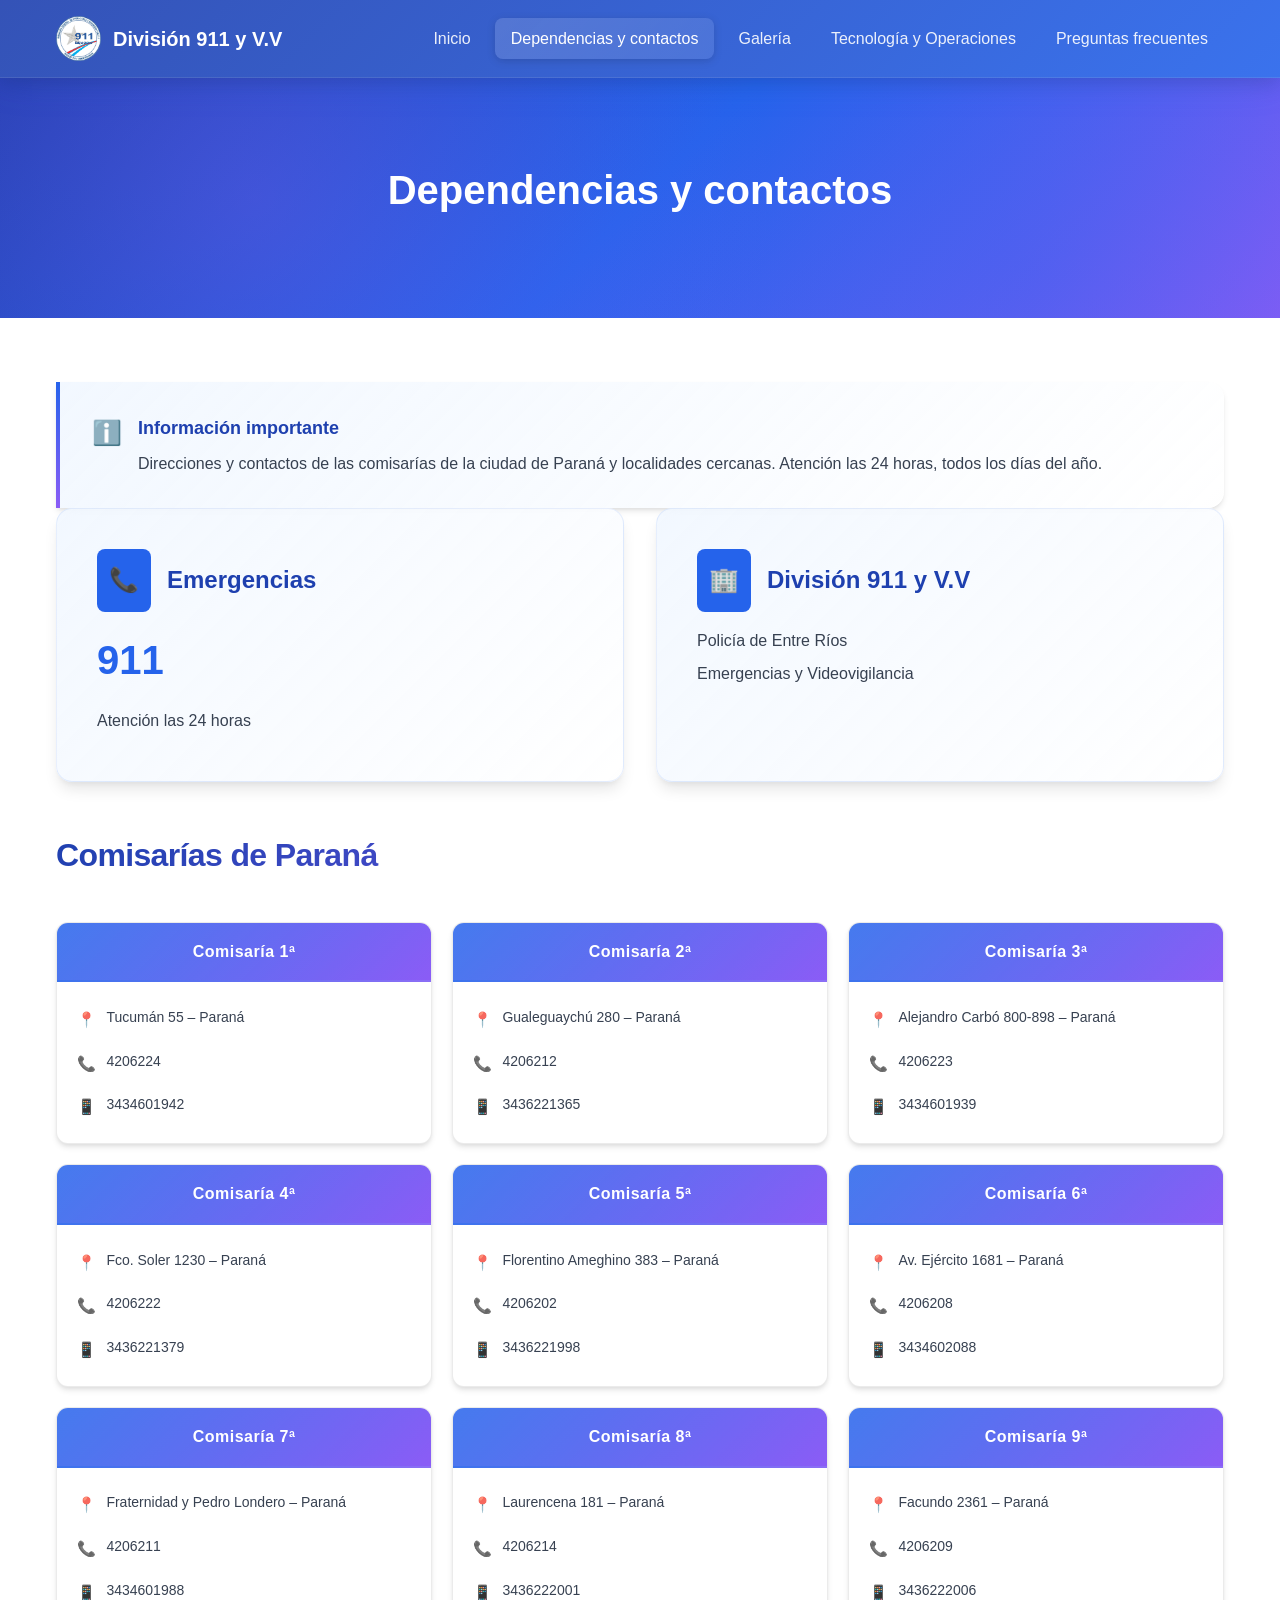
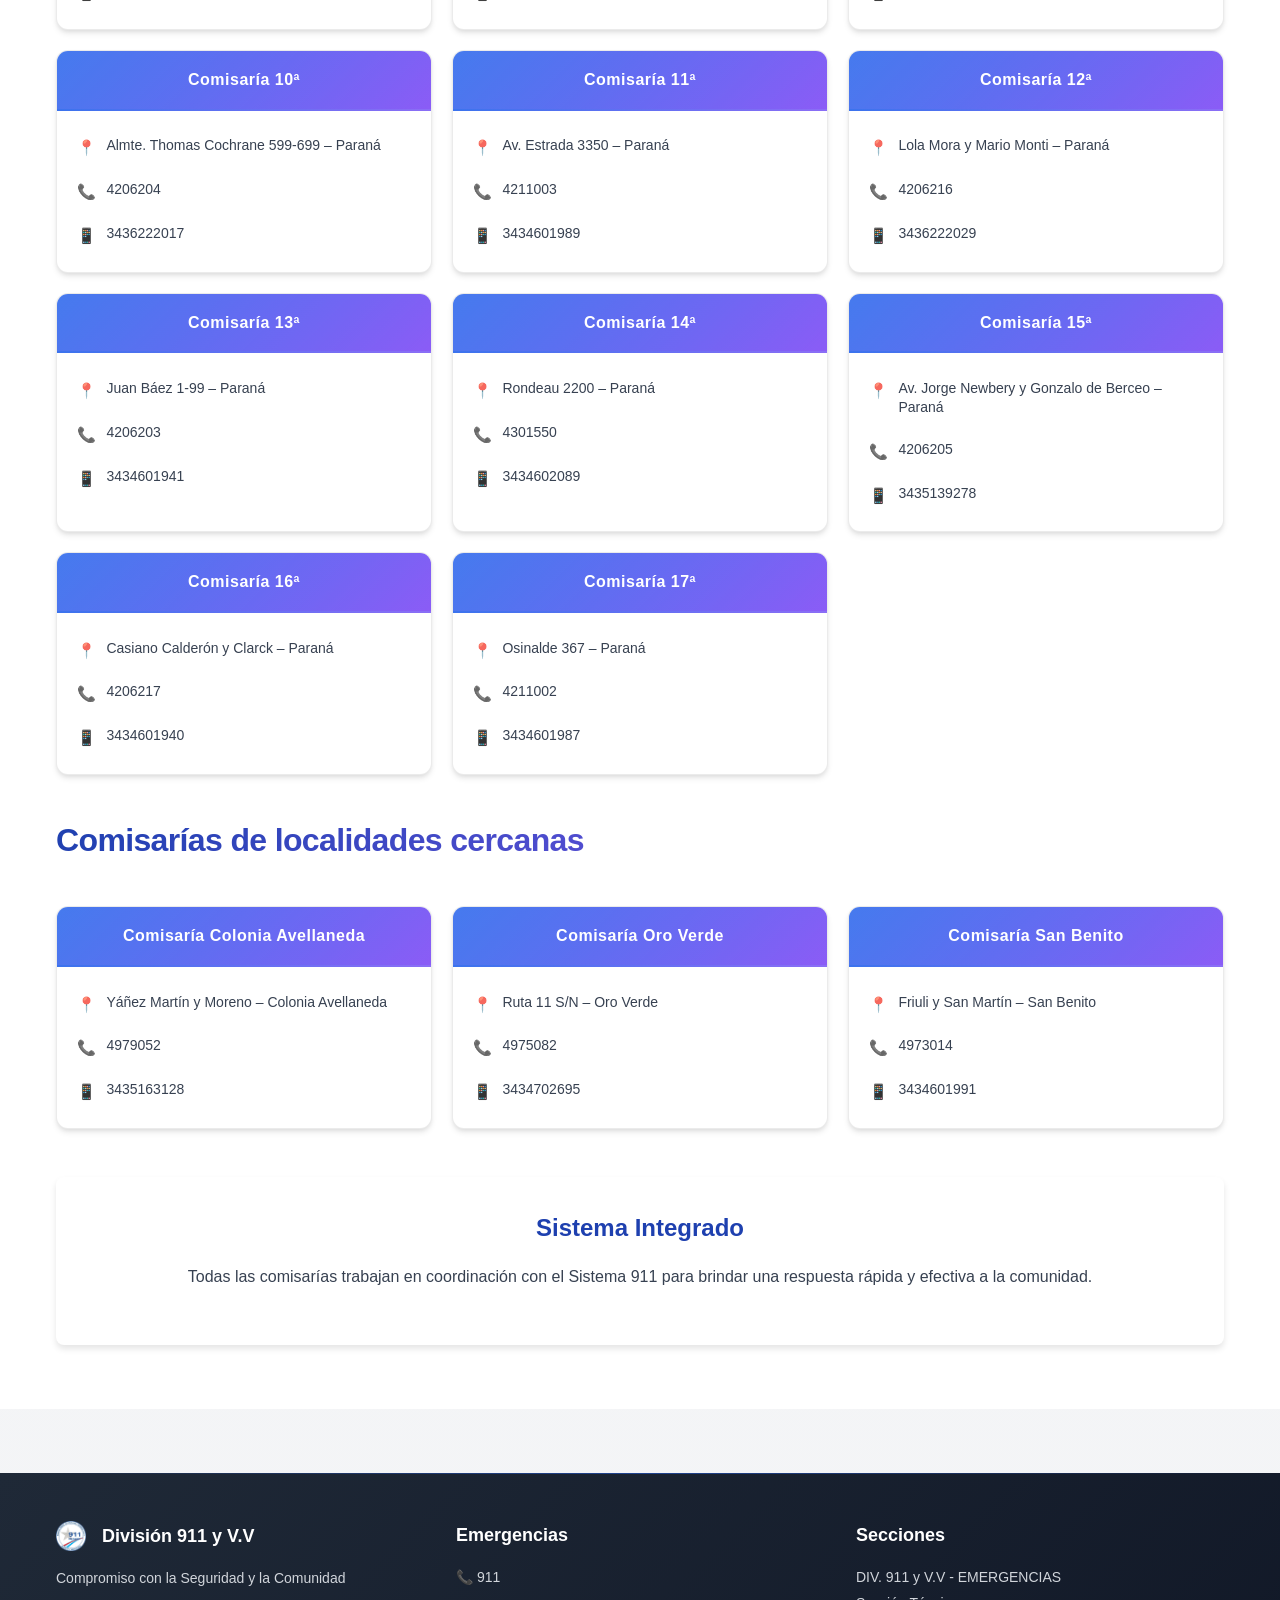
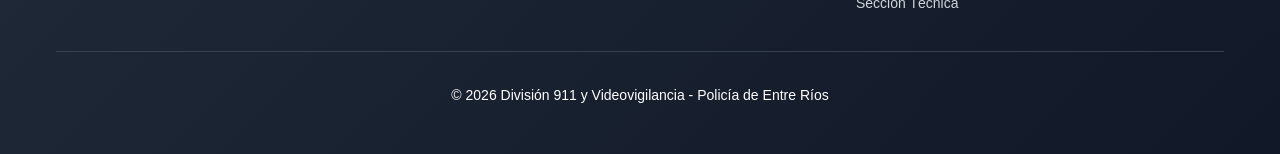
<file: dependencias.html>
<!DOCTYPE html>
<html lang="es">
<head>
    <meta charset="UTF-8">
    <meta name="viewport" content="width=device-width, initial-scale=1.0">
    <meta name="description" content="Dependencias y contactos - División 911 y V.V">
    <title>División 911 y V.V - Dependencias y contactos</title>
    <link rel="icon" type="image/png" href="images/logo-911.png">
    <link rel="stylesheet" href="css/styles.css">
    <link rel="stylesheet" href="css/animations.css">
</head>
<body>
    <header id="header"></header>

    <section class="page-hero">
        <div class="container">
            <h1>Dependencias y contactos</h1>
        </div>
    </section>

    <section class="content-section bg-white">
        <div class="container">
            <div class="info-box">
                <div class="info-icon">ℹ️</div>
                <div>
                    <h3>Información importante</h3>
                    <p>Direcciones y contactos de las comisarías de la ciudad de Paraná y localidades cercanas. Atención las 24 horas, todos los días del año.</p>
                </div>
            </div>

            <div class="contact-grid">
                <div class="contact-card emergency">
                    <div class="contact-header">
                        <div class="contact-icon">📞</div>
                        <h2>Emergencias</h2>
                    </div>
                    <p class="emergency-number">911</p>
                    <p class="contact-info">Atención las 24 horas</p>
                </div>

                <div class="contact-card">
                    <div class="contact-header">
                        <div class="contact-icon">🏢</div>
                        <h2>División 911 y V.V</h2>
                    </div>
                    <p class="contact-info">Policía de Entre Ríos</p>
                    <p class="contact-info">Emergencias y Videovigilancia</p>
                </div>
            </div>

            <h2 class="section-title">Comisarías de Paraná</h2>
            <div class="comisarias-grid">
                <div class="comisaria-card">
                    <div class="comisaria-header">
                        <h3>Comisaría 1ª</h3>
                    </div>
                    <div class="comisaria-info">
                        <div class="info-row">
                            <span class="info-icon">📍</span>
                            <span>Tucumán 55 – Paraná</span>
                        </div>
                        <div class="info-row">
                            <span class="info-icon">📞</span>
                            <span>4206224</span>
                        </div>
                        <div class="info-row">
                            <span class="info-icon">📱</span>
                            <span>3434601942</span>
                        </div>
                    </div>
                </div>

                <div class="comisaria-card">
                    <div class="comisaria-header">
                        <h3>Comisaría 2ª</h3>
                    </div>
                    <div class="comisaria-info">
                        <div class="info-row">
                            <span class="info-icon">📍</span>
                            <span>Gualeguaychú 280 – Paraná</span>
                        </div>
                        <div class="info-row">
                            <span class="info-icon">📞</span>
                            <span>4206212</span>
                        </div>
                        <div class="info-row">
                            <span class="info-icon">📱</span>
                            <span>3436221365</span>
                        </div>
                    </div>
                </div>

                <div class="comisaria-card">
                    <div class="comisaria-header">
                        <h3>Comisaría 3ª</h3>
                    </div>
                    <div class="comisaria-info">
                        <div class="info-row">
                            <span class="info-icon">📍</span>
                            <span>Alejandro Carbó 800-898 – Paraná</span>
                        </div>
                        <div class="info-row">
                            <span class="info-icon">📞</span>
                            <span>4206223</span>
                        </div>
                        <div class="info-row">
                            <span class="info-icon">📱</span>
                            <span>3434601939</span>
                        </div>
                    </div>
                </div>

                <div class="comisaria-card">
                    <div class="comisaria-header">
                        <h3>Comisaría 4ª</h3>
                    </div>
                    <div class="comisaria-info">
                        <div class="info-row">
                            <span class="info-icon">📍</span>
                            <span>Fco. Soler 1230 – Paraná</span>
                        </div>
                        <div class="info-row">
                            <span class="info-icon">📞</span>
                            <span>4206222</span>
                        </div>
                        <div class="info-row">
                            <span class="info-icon">📱</span>
                            <span>3436221379</span>
                        </div>
                    </div>
                </div>

                <div class="comisaria-card">
                    <div class="comisaria-header">
                        <h3>Comisaría 5ª</h3>
                    </div>
                    <div class="comisaria-info">
                        <div class="info-row">
                            <span class="info-icon">📍</span>
                            <span>Florentino Ameghino 383 – Paraná</span>
                        </div>
                        <div class="info-row">
                            <span class="info-icon">📞</span>
                            <span>4206202</span>
                        </div>
                        <div class="info-row">
                            <span class="info-icon">📱</span>
                            <span>3436221998</span>
                        </div>
                    </div>
                </div>

                <div class="comisaria-card">
                    <div class="comisaria-header">
                        <h3>Comisaría 6ª</h3>
                    </div>
                    <div class="comisaria-info">
                        <div class="info-row">
                            <span class="info-icon">📍</span>
                            <span>Av. Ejército 1681 – Paraná</span>
                        </div>
                        <div class="info-row">
                            <span class="info-icon">📞</span>
                            <span>4206208</span>
                        </div>
                        <div class="info-row">
                            <span class="info-icon">📱</span>
                            <span>3434602088</span>
                        </div>
                    </div>
                </div>

                <div class="comisaria-card">
                    <div class="comisaria-header">
                        <h3>Comisaría 7ª</h3>
                    </div>
                    <div class="comisaria-info">
                        <div class="info-row">
                            <span class="info-icon">📍</span>
                            <span>Fraternidad y Pedro Londero – Paraná</span>
                        </div>
                        <div class="info-row">
                            <span class="info-icon">📞</span>
                            <span>4206211</span>
                        </div>
                        <div class="info-row">
                            <span class="info-icon">📱</span>
                            <span>3434601988</span>
                        </div>
                    </div>
                </div>

                <div class="comisaria-card">
                    <div class="comisaria-header">
                        <h3>Comisaría 8ª</h3>
                    </div>
                    <div class="comisaria-info">
                        <div class="info-row">
                            <span class="info-icon">📍</span>
                            <span>Laurencena 181 – Paraná</span>
                        </div>
                        <div class="info-row">
                            <span class="info-icon">📞</span>
                            <span>4206214</span>
                        </div>
                        <div class="info-row">
                            <span class="info-icon">📱</span>
                            <span>3436222001</span>
                        </div>
                    </div>
                </div>

                <div class="comisaria-card">
                    <div class="comisaria-header">
                        <h3>Comisaría 9ª</h3>
                    </div>
                    <div class="comisaria-info">
                        <div class="info-row">
                            <span class="info-icon">📍</span>
                            <span>Facundo 2361 – Paraná</span>
                        </div>
                        <div class="info-row">
                            <span class="info-icon">📞</span>
                            <span>4206209</span>
                        </div>
                        <div class="info-row">
                            <span class="info-icon">📱</span>
                            <span>3436222006</span>
                        </div>
                    </div>
                </div>

                <div class="comisaria-card">
                    <div class="comisaria-header">
                        <h3>Comisaría 10ª</h3>
                    </div>
                    <div class="comisaria-info">
                        <div class="info-row">
                            <span class="info-icon">📍</span>
                            <span>Almte. Thomas Cochrane 599-699 – Paraná</span>
                        </div>
                        <div class="info-row">
                            <span class="info-icon">📞</span>
                            <span>4206204</span>
                        </div>
                        <div class="info-row">
                            <span class="info-icon">📱</span>
                            <span>3436222017</span>
                        </div>
                    </div>
                </div>

                <div class="comisaria-card">
                    <div class="comisaria-header">
                        <h3>Comisaría 11ª</h3>
                    </div>
                    <div class="comisaria-info">
                        <div class="info-row">
                            <span class="info-icon">📍</span>
                            <span>Av. Estrada 3350 – Paraná</span>
                        </div>
                        <div class="info-row">
                            <span class="info-icon">📞</span>
                            <span>4211003</span>
                        </div>
                        <div class="info-row">
                            <span class="info-icon">📱</span>
                            <span>3434601989</span>
                        </div>
                    </div>
                </div>

                <div class="comisaria-card">
                    <div class="comisaria-header">
                        <h3>Comisaría 12ª</h3>
                    </div>
                    <div class="comisaria-info">
                        <div class="info-row">
                            <span class="info-icon">📍</span>
                            <span>Lola Mora y Mario Monti – Paraná</span>
                        </div>
                        <div class="info-row">
                            <span class="info-icon">📞</span>
                            <span>4206216</span>
                        </div>
                        <div class="info-row">
                            <span class="info-icon">📱</span>
                            <span>3436222029</span>
                        </div>
                    </div>
                </div>

                <div class="comisaria-card">
                    <div class="comisaria-header">
                        <h3>Comisaría 13ª</h3>
                    </div>
                    <div class="comisaria-info">
                        <div class="info-row">
                            <span class="info-icon">📍</span>
                            <span>Juan Báez 1-99 – Paraná</span>
                        </div>
                        <div class="info-row">
                            <span class="info-icon">📞</span>
                            <span>4206203</span>
                        </div>
                        <div class="info-row">
                            <span class="info-icon">📱</span>
                            <span>3434601941</span>
                        </div>
                    </div>
                </div>

                <div class="comisaria-card">
                    <div class="comisaria-header">
                        <h3>Comisaría 14ª</h3>
                    </div>
                    <div class="comisaria-info">
                        <div class="info-row">
                            <span class="info-icon">📍</span>
                            <span>Rondeau 2200 – Paraná</span>
                        </div>
                        <div class="info-row">
                            <span class="info-icon">📞</span>
                            <span>4301550</span>
                        </div>
                        <div class="info-row">
                            <span class="info-icon">📱</span>
                            <span>3434602089</span>
                        </div>
                    </div>
                </div>

                <div class="comisaria-card">
                    <div class="comisaria-header">
                        <h3>Comisaría 15ª</h3>
                    </div>
                    <div class="comisaria-info">
                        <div class="info-row">
                            <span class="info-icon">📍</span>
                            <span>Av. Jorge Newbery y Gonzalo de Berceo – Paraná</span>
                        </div>
                        <div class="info-row">
                            <span class="info-icon">📞</span>
                            <span>4206205</span>
                        </div>
                        <div class="info-row">
                            <span class="info-icon">📱</span>
                            <span>3435139278</span>
                        </div>
                    </div>
                </div>

                <div class="comisaria-card">
                    <div class="comisaria-header">
                        <h3>Comisaría 16ª</h3>
                    </div>
                    <div class="comisaria-info">
                        <div class="info-row">
                            <span class="info-icon">📍</span>
                            <span>Casiano Calderón y Clarck – Paraná</span>
                        </div>
                        <div class="info-row">
                            <span class="info-icon">📞</span>
                            <span>4206217</span>
                        </div>
                        <div class="info-row">
                            <span class="info-icon">📱</span>
                            <span>3434601940</span>
                        </div>
                    </div>
                </div>

                <div class="comisaria-card">
                    <div class="comisaria-header">
                        <h3>Comisaría 17ª</h3>
                    </div>
                    <div class="comisaria-info">
                        <div class="info-row">
                            <span class="info-icon">📍</span>
                            <span>Osinalde 367 – Paraná</span>
                        </div>
                        <div class="info-row">
                            <span class="info-icon">📞</span>
                            <span>4211002</span>
                        </div>
                        <div class="info-row">
                            <span class="info-icon">📱</span>
                            <span>3434601987</span>
                        </div>
                    </div>
                </div>
            </div>

            <h2 class="section-title">Comisarías de localidades cercanas</h2>
            <div class="comisarias-grid">
                <div class="comisaria-card">
                    <div class="comisaria-header">
                        <h3>Comisaría Colonia Avellaneda</h3>
                    </div>
                    <div class="comisaria-info">
                        <div class="info-row">
                            <span class="info-icon">📍</span>
                            <span>Yáñez Martín y Moreno – Colonia Avellaneda</span>
                        </div>
                        <div class="info-row">
                            <span class="info-icon">📞</span>
                            <span>4979052</span>
                        </div>
                        <div class="info-row">
                            <span class="info-icon">📱</span>
                            <span>3435163128</span>
                        </div>
                    </div>
                </div>

                <div class="comisaria-card">
                    <div class="comisaria-header">
                        <h3>Comisaría Oro Verde</h3>
                    </div>
                    <div class="comisaria-info">
                        <div class="info-row">
                            <span class="info-icon">📍</span>
                            <span>Ruta 11 S/N – Oro Verde</span>
                        </div>
                        <div class="info-row">
                            <span class="info-icon">📞</span>
                            <span>4975082</span>
                        </div>
                        <div class="info-row">
                            <span class="info-icon">📱</span>
                            <span>3434702695</span>
                        </div>
                    </div>
                </div>

                <div class="comisaria-card">
                    <div class="comisaria-header">
                        <h3>Comisaría San Benito</h3>
                    </div>
                    <div class="comisaria-info">
                        <div class="info-row">
                            <span class="info-icon">📍</span>
                            <span>Friuli y San Martín – San Benito</span>
                        </div>
                        <div class="info-row">
                            <span class="info-icon">📞</span>
                            <span>4973014</span>
                        </div>
                        <div class="info-row">
                            <span class="info-icon">📱</span>
                            <span>3434601991</span>
                        </div>
                    </div>
                </div>
            </div>

            <div class="cta-box">
                <h3>Sistema Integrado</h3>
                <p>Todas las comisarías trabajan en coordinación con el Sistema 911 para brindar una respuesta rápida y efectiva a la comunidad.</p>
            </div>
        </div>
    </section>

    <footer id="footer"></footer>

    <script src="js/main.js"></script>
</body>
</html>
</file>
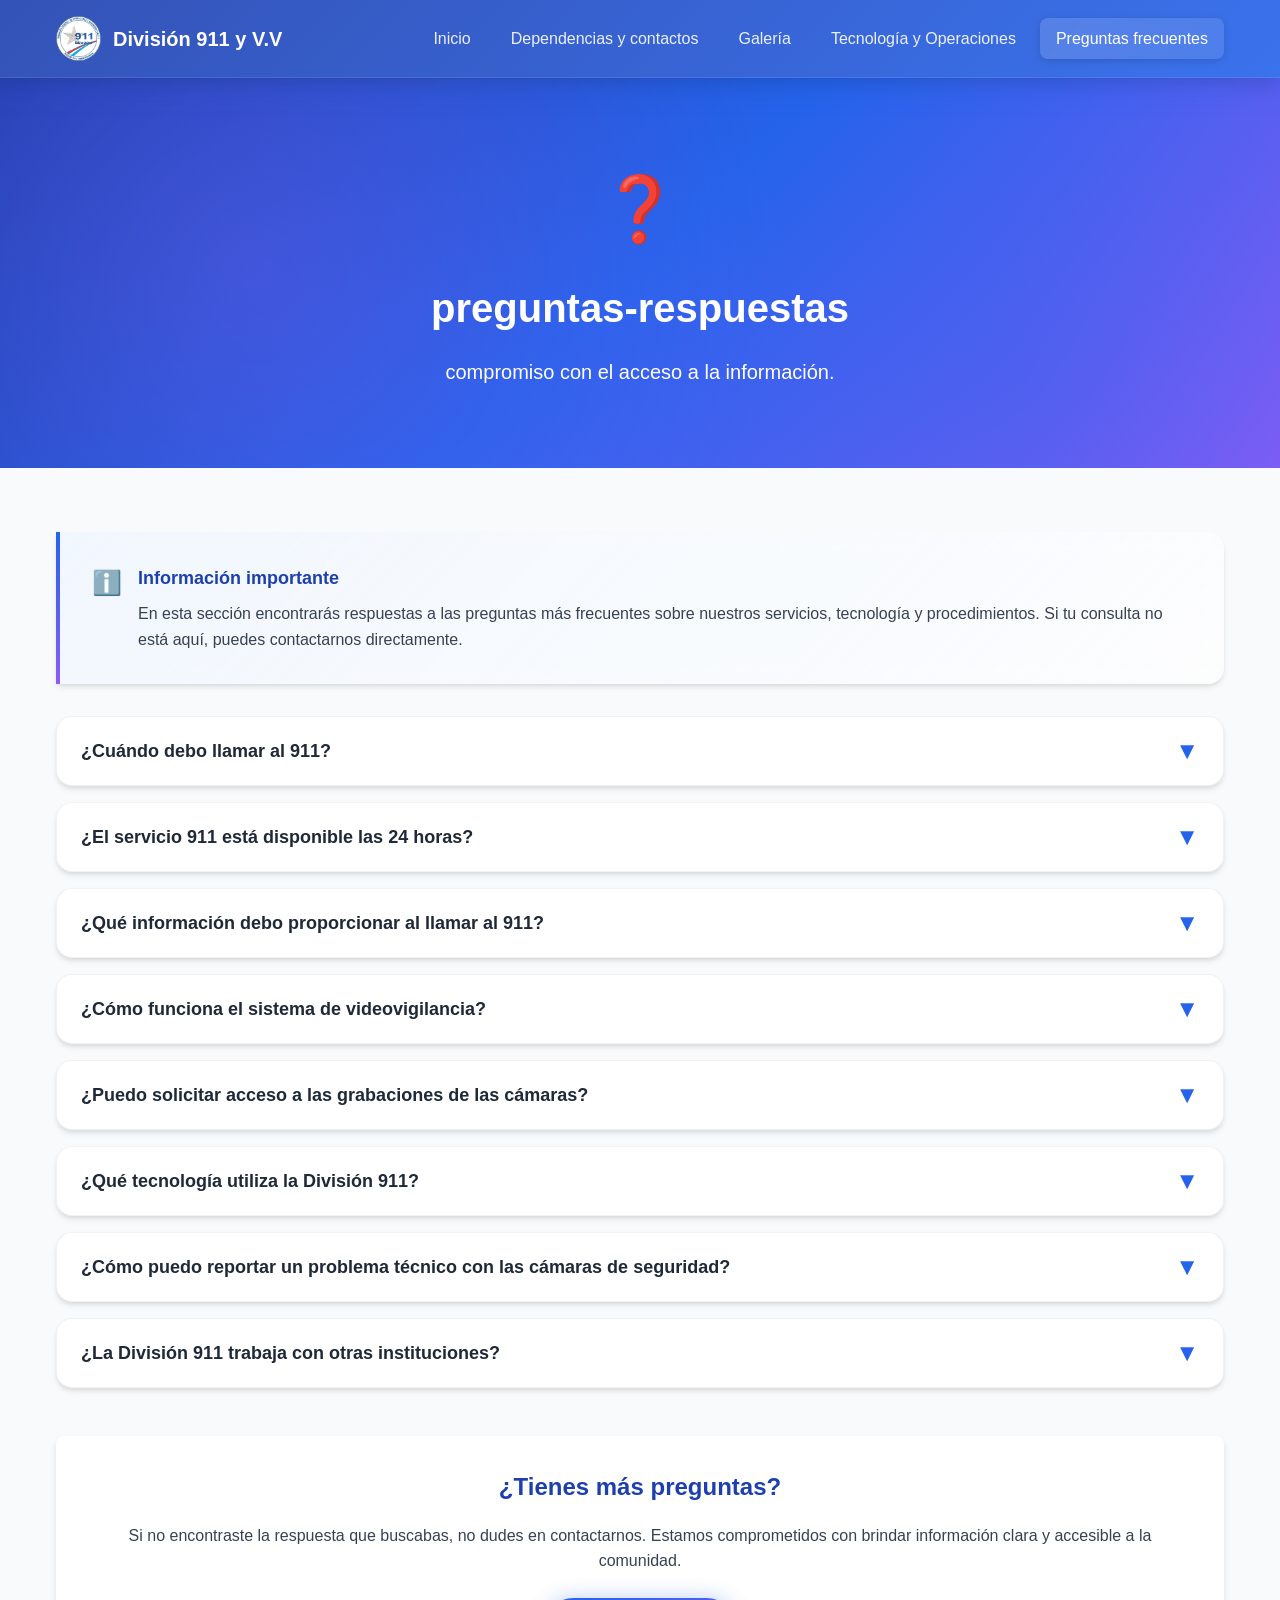
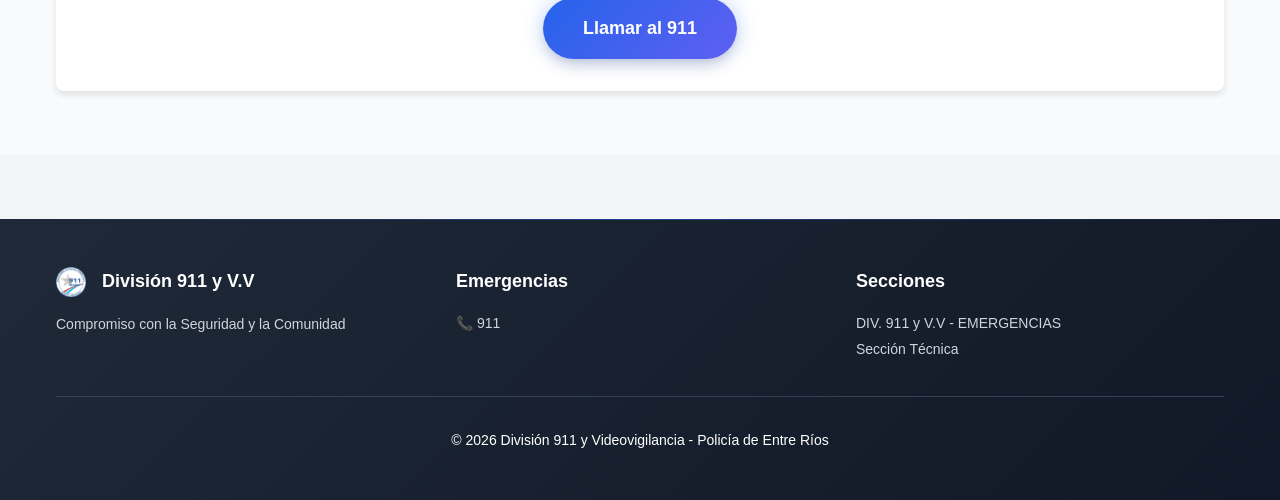
<file: faq.html>
<!DOCTYPE html>
<html lang="es">
<head>
    <meta charset="UTF-8">
    <meta name="viewport" content="width=device-width, initial-scale=1.0">
    <meta name="description" content="Preguntas frecuentes - División 911 y V.V">
    <title>División 911 y V.V - Preguntas frecuentes</title>
    <link rel="icon" type="image/png" href="images/logo-911.png">
    <link rel="stylesheet" href="css/styles.css">
    <link rel="stylesheet" href="css/animations.css">
</head>
<body>
    <header id="header"></header>

    <section class="page-hero">
        <div class="container">
            <div class="hero-icon">❓</div>
            <h1>preguntas-respuestas</h1>
            <p>compromiso con el acceso a la información.</p>
        </div>
    </section>

    <section class="content-section bg-gray">
        <div class="container">
            <div class="info-box">
                <div class="info-icon">ℹ️</div>
                <div>
                    <h3>Información importante</h3>
                    <p>
                        En esta sección encontrarás respuestas a las preguntas más frecuentes sobre nuestros servicios, 
                        tecnología y procedimientos. Si tu consulta no está aquí, puedes contactarnos directamente.
                    </p>
                </div>
            </div>

            <div class="faq-list" id="faqList"></div>

            <div class="cta-box">
                <h3>¿Tienes más preguntas?</h3>
                <p>
                    Si no encontraste la respuesta que buscabas, no dudes en contactarnos. 
                    Estamos comprometidos con brindar información clara y accesible a la comunidad.
                </p>
                <div class="cta-button">Llamar al 911</div>
            </div>
        </div>
    </section>

    <footer id="footer"></footer>

    <script src="js/main.js"></script>
    <script src="js/faq.js"></script>
</body>
</html>
</file>
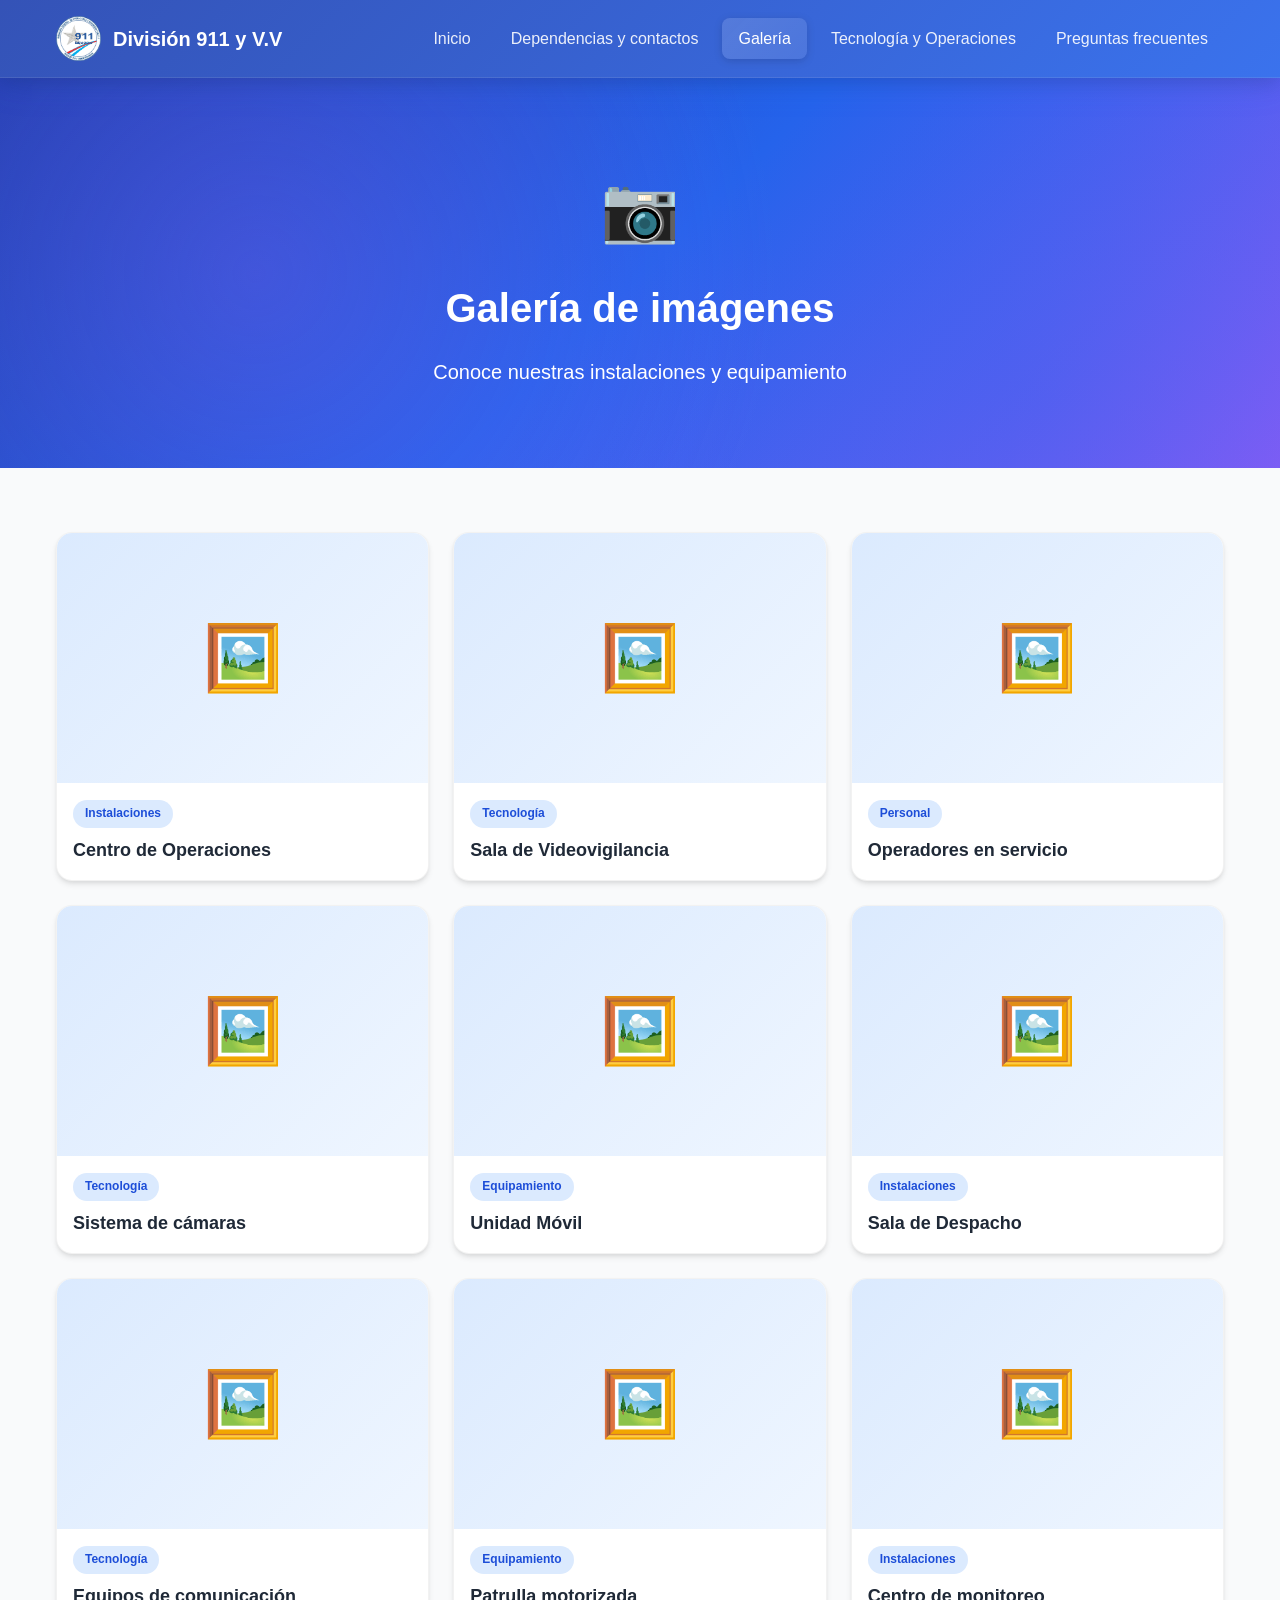
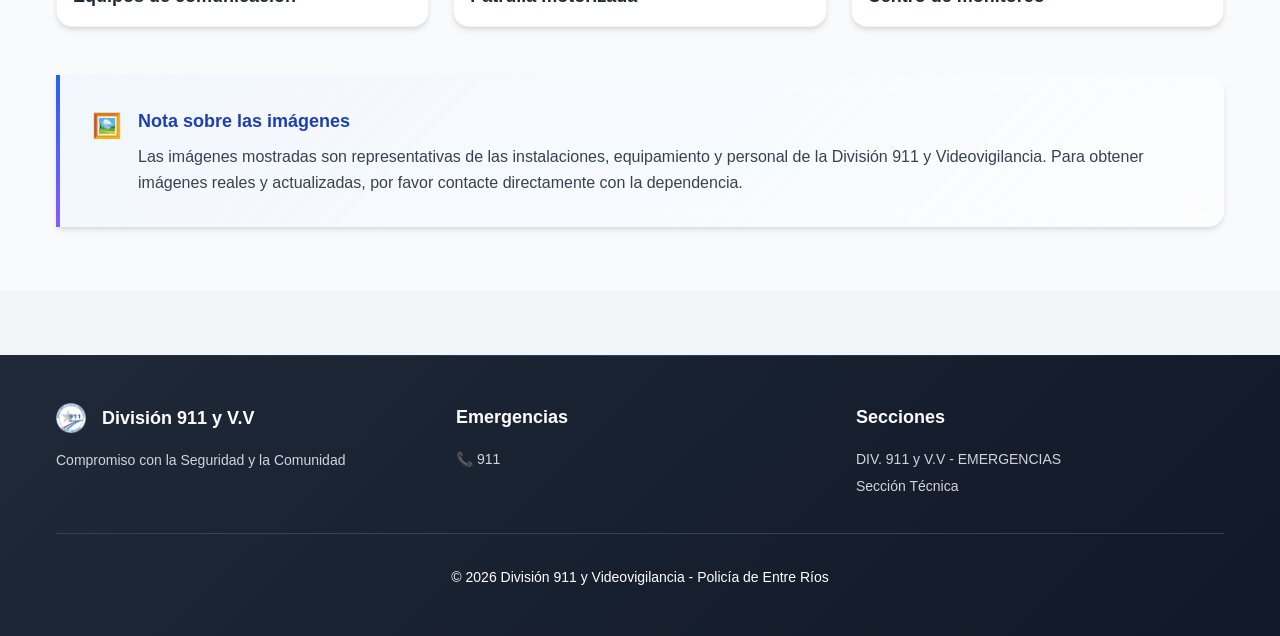
<file: galeria.html>
<!DOCTYPE html>
<html lang="es">
<head>
    <meta charset="UTF-8">
    <meta name="viewport" content="width=device-width, initial-scale=1.0">
    <meta name="description" content="Galería de imágenes - División 911 y V.V">
    <title>División 911 y V.V - Galería</title>
    <link rel="icon" type="image/png" href="images/logo-911.png">
    <link rel="stylesheet" href="css/styles.css">
    <link rel="stylesheet" href="css/animations.css">
</head>
<body>
    <header id="header"></header>

    <section class="page-hero">
        <div class="container">
            <div class="hero-icon">📷</div>
            <h1>Galería de imágenes</h1>
            <p>Conoce nuestras instalaciones y equipamiento</p>
        </div>
    </section>

    <section class="content-section bg-gray">
        <div class="container">
            <div class="gallery-grid" id="galleryGrid">
            </div>

            <div class="info-box">
                <div class="info-icon">🖼️</div>
                <div>
                    <h3>Nota sobre las imágenes</h3>
                    <p>
                        Las imágenes mostradas son representativas de las instalaciones, equipamiento y personal de la División 911 y Videovigilancia. 
                        Para obtener imágenes reales y actualizadas, por favor contacte directamente con la dependencia.
                    </p>
                </div>
            </div>
        </div>
    </section>

    <footer id="footer"></footer>

    <script src="js/main.js"></script>
    <script src="js/gallery.js"></script>
</body>
</html>
</file>
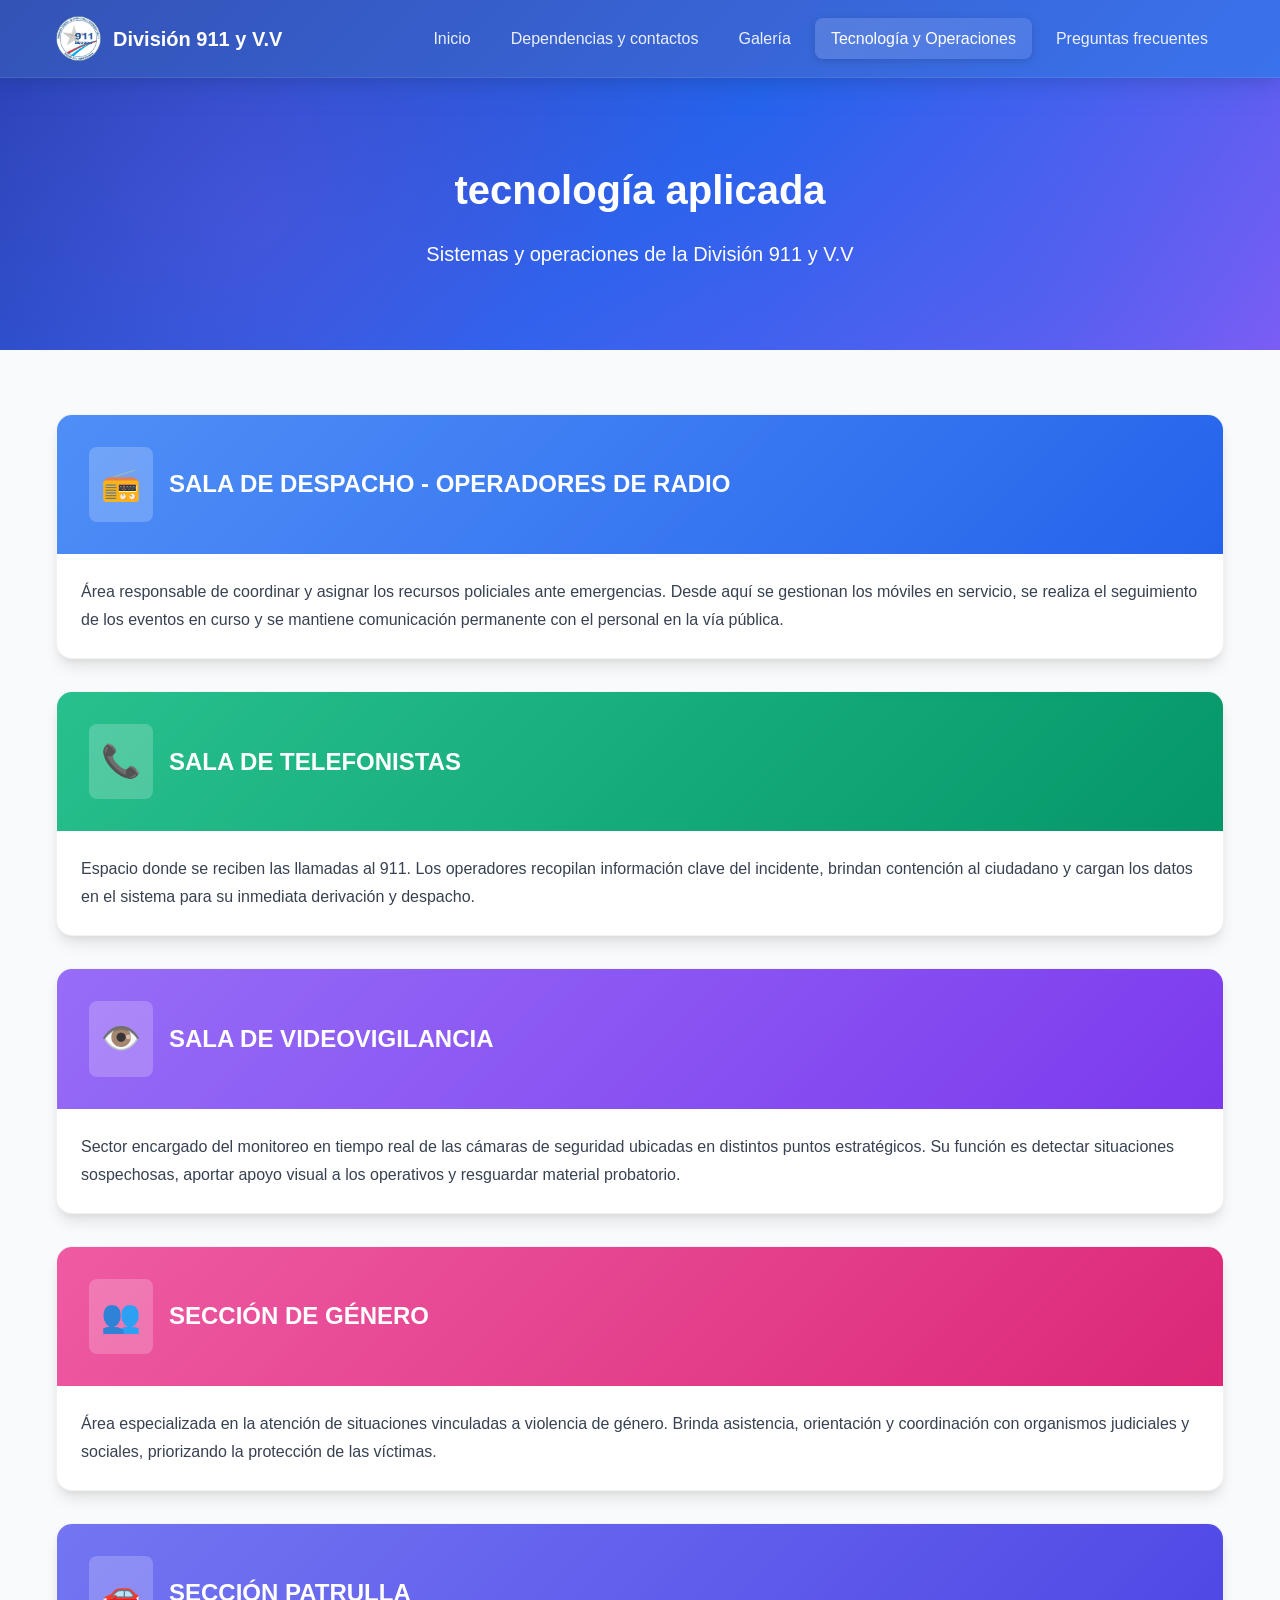
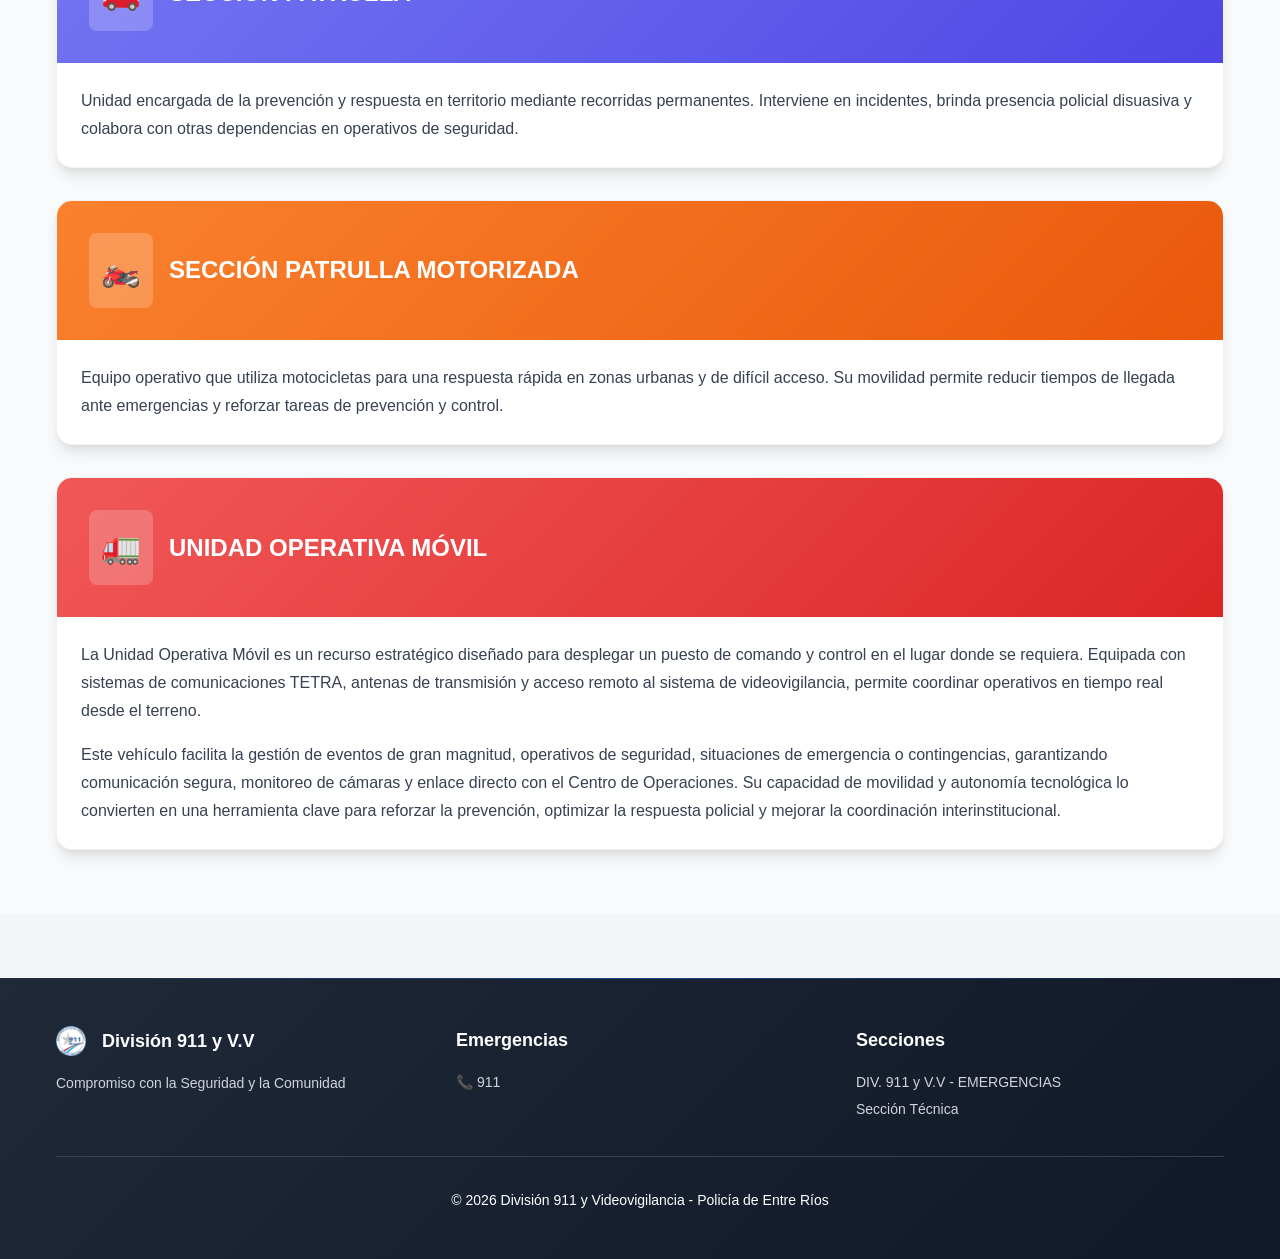
<file: tecnologia.html>
<!DOCTYPE html>
<html lang="es">
<head>
    <meta charset="UTF-8">
    <meta name="viewport" content="width=device-width, initial-scale=1.0">
    <meta name="description" content="Tecnología y Operaciones - División 911 y V.V">
    <title>División 911 y V.V - Tecnología y Operaciones</title>
    <link rel="icon" type="image/png" href="images/logo-911.png">
    <link rel="stylesheet" href="css/styles.css">
    <link rel="stylesheet" href="css/animations.css">
</head>
<body>
    <header id="header"></header>

    <section class="page-hero">
        <div class="container">
            <h1>tecnología aplicada</h1>
            <p>Sistemas y operaciones de la División 911 y V.V</p>
        </div>
    </section>

    <section class="content-section bg-gray">
        <div class="container">
            <div class="tech-sections">
                <div class="tech-card color-blue">
                    <div class="tech-header">
                        <div class="tech-icon">📻</div>
                        <h2>SALA DE DESPACHO - OPERADORES DE RADIO</h2>
                    </div>
                    <div class="tech-content">
                        <p>Área responsable de coordinar y asignar los recursos policiales ante emergencias. Desde aquí se gestionan los móviles en servicio, se realiza el seguimiento de los eventos en curso y se mantiene comunicación permanente con el personal en la vía pública.</p>
                    </div>
                </div>

                <div class="tech-card color-green">
                    <div class="tech-header">
                        <div class="tech-icon">📞</div>
                        <h2>SALA DE TELEFONISTAS</h2>
                    </div>
                    <div class="tech-content">
                        <p>Espacio donde se reciben las llamadas al 911. Los operadores recopilan información clave del incidente, brindan contención al ciudadano y cargan los datos en el sistema para su inmediata derivación y despacho.</p>
                    </div>
                </div>

                <div class="tech-card color-purple">
                    <div class="tech-header">
                        <div class="tech-icon">👁️</div>
                        <h2>SALA DE VIDEOVIGILANCIA</h2>
                    </div>
                    <div class="tech-content">
                        <p>Sector encargado del monitoreo en tiempo real de las cámaras de seguridad ubicadas en distintos puntos estratégicos. Su función es detectar situaciones sospechosas, aportar apoyo visual a los operativos y resguardar material probatorio.</p>
                    </div>
                </div>

                <div class="tech-card color-pink">
                    <div class="tech-header">
                        <div class="tech-icon">👥</div>
                        <h2>SECCIÓN DE GÉNERO</h2>
                    </div>
                    <div class="tech-content">
                        <p>Área especializada en la atención de situaciones vinculadas a violencia de género. Brinda asistencia, orientación y coordinación con organismos judiciales y sociales, priorizando la protección de las víctimas.</p>
                    </div>
                </div>

                <div class="tech-card color-indigo">
                    <div class="tech-header">
                        <div class="tech-icon">🚗</div>
                        <h2>SECCIÓN PATRULLA</h2>
                    </div>
                    <div class="tech-content">
                        <p>Unidad encargada de la prevención y respuesta en territorio mediante recorridas permanentes. Interviene en incidentes, brinda presencia policial disuasiva y colabora con otras dependencias en operativos de seguridad.</p>
                    </div>
                </div>

                <div class="tech-card color-orange">
                    <div class="tech-header">
                        <div class="tech-icon">🏍️</div>
                        <h2>SECCIÓN PATRULLA MOTORIZADA</h2>
                    </div>
                    <div class="tech-content">
                        <p>Equipo operativo que utiliza motocicletas para una respuesta rápida en zonas urbanas y de difícil acceso. Su movilidad permite reducir tiempos de llegada ante emergencias y reforzar tareas de prevención y control.</p>
                    </div>
                </div>

                <div class="tech-card color-red">
                    <div class="tech-header">
                        <div class="tech-icon">🚛</div>
                        <h2>UNIDAD OPERATIVA MÓVIL</h2>
                    </div>
                    <div class="tech-content">
                        <p>La Unidad Operativa Móvil es un recurso estratégico diseñado para desplegar un puesto de comando y control en el lugar donde se requiera. Equipada con sistemas de comunicaciones TETRA, antenas de transmisión y acceso remoto al sistema de videovigilancia, permite coordinar operativos en tiempo real desde el terreno.</p>
                        <p>Este vehículo facilita la gestión de eventos de gran magnitud, operativos de seguridad, situaciones de emergencia o contingencias, garantizando comunicación segura, monitoreo de cámaras y enlace directo con el Centro de Operaciones. Su capacidad de movilidad y autonomía tecnológica lo convierten en una herramienta clave para reforzar la prevención, optimizar la respuesta policial y mejorar la coordinación interinstitucional.</p>
                    </div>
                </div>
            </div>
        </div>
    </section>

    <footer id="footer"></footer>

    <script src="js/main.js"></script>
</body>
</html>
</file>
<file: css/styles.css>
* {
    margin: 0;
    padding: 0;
    box-sizing: border-box;
}

:root {
    --primary-50: #eff6ff;
    --primary-100: #dbeafe;
    --primary-200: #bfdbfe;
    --primary-300: #93c5fd;
    --primary-400: #60a5fa;
    --primary-500: #3b82f6;
    --primary-600: #2563eb;
    --primary-700: #1d4ed8;
    --primary-800: #1e40af;
    --primary-900: #1e3a8a;
    --gray-50: #f9fafb;
    --gray-100: #f3f4f6;
    --gray-200: #e5e7eb;
    --gray-300: #d1d5db;
    --gray-600: #4b5563;
    --gray-700: #374151;
    --gray-800: #1f2937;
    --gray-900: #111827;
    --accent-cyan: #06b6d4;
    --accent-purple: #8b5cf6;
    --accent-pink: #ec4899;
    --shadow-sm: 0 1px 2px 0 rgba(0, 0, 0, 0.05);
    --shadow-md: 0 4px 6px -1px rgba(0, 0, 0, 0.1), 0 2px 4px -1px rgba(0, 0, 0, 0.06);
    --shadow-lg: 0 10px 15px -3px rgba(0, 0, 0, 0.1), 0 4px 6px -2px rgba(0, 0, 0, 0.05);
    --shadow-xl: 0 20px 25px -5px rgba(0, 0, 0, 0.1), 0 10px 10px -5px rgba(0, 0, 0, 0.04);
    --shadow-glow: 0 0 20px rgba(37, 99, 235, 0.3);
}

body {
    font-family: -apple-system, BlinkMacSystemFont, 'Segoe UI', Roboto, 'Helvetica Neue', Arial, sans-serif;
    line-height: 1.6;
    color: var(--gray-900);
    background: linear-gradient(to bottom, #f9fafb 0%, #f3f4f6 100%);
    min-height: 100vh;
}

.container {
    max-width: 1200px;
    margin: 0 auto;
    padding: 0 1rem;
}

header {
    background: linear-gradient(135deg, rgba(30, 64, 175, 0.9), rgba(37, 99, 235, 0.9));
    color: white;
    position: sticky;
    top: 0;
    z-index: 1000;
    box-shadow: 0 4px 20px rgba(0, 0, 0, 0.15), 0 0 40px rgba(37, 99, 235, 0.2);
    backdrop-filter: blur(20px) saturate(180%);
    border-bottom: 1px solid rgba(255, 255, 255, 0.1);
}

.header-content {
    display: flex;
    justify-content: space-between;
    align-items: center;
    padding: 1rem 0;
}

.logo {
    display: inline-flex;
    align-items: center;
    gap: 0.75rem;
    font-size: 1.25rem;
    font-weight: bold;
    text-decoration: none;
    color: white;
}

.logo-icon {
    font-size: 2rem;
}

.logo-image {
    height: 45px;
    width: auto;
    object-fit: contain;
}

nav ul {
    display: flex;
    list-style: none;
    gap: 0.5rem;
}

nav a {
    color: rgba(255, 255, 255, 0.9);
    text-decoration: none;
    padding: 0.5rem 1rem;
    border-radius: 0.5rem;
    transition: all 0.3s cubic-bezier(0.4, 0, 0.2, 1);
    position: relative;
    display: inline-block;
}

nav a:hover,
nav a.active {
    background: linear-gradient(135deg, rgba(255, 255, 255, 0.15), rgba(255, 255, 255, 0.1));
    color: white;
    box-shadow: 0 2px 8px rgba(0, 0, 0, 0.15);
}

.mobile-menu-btn {
    display: none;
    background: none;
    border: none;
    color: white;
    font-size: 1.5rem;
    cursor: pointer;
    padding: 0.5rem;
}

.mobile-nav {
    display: none;
    padding-bottom: 1rem;
}

.mobile-nav.active {
    display: block;
}

.mobile-nav ul {
    flex-direction: column;
    gap: 0.25rem;
}

.mobile-nav a {
    display: block;
    width: 100%;
}

.hero-video {
    position: relative;
    width: 100%;
    height: 600px;
    overflow: hidden;
    background: linear-gradient(135deg, var(--primary-800), var(--primary-600));
}

.video-container {
    position: absolute;
    top: 0;
    left: 0;
    width: 100%;
    height: 100%;
    overflow: hidden;
}

.video-container video {
    width: 100%;
    height: 100%;
    object-fit: cover;
    border: none;
    pointer-events: none;
}

.hero-overlay {
    position: absolute;
    top: 0;
    left: 0;
    width: 100%;
    height: 100%;
    background: linear-gradient(135deg, rgba(30, 64, 175, 0.6), rgba(139, 92, 246, 0.4));
    display: flex;
    align-items: center;
    justify-content: center;
    text-align: center;
    color: white;
}

.hero-title {
    font-size: 3rem;
    font-weight: 800;
    margin-bottom: 1.5rem;
    text-shadow: 0 4px 20px rgba(0, 0, 0, 0.4), 0 0 40px rgba(37, 99, 235, 0.5);
    letter-spacing: -0.02em;
    background: linear-gradient(to right, #ffffff, #e0e7ff);
    -webkit-background-clip: text;
    -webkit-text-fill-color: transparent;
    background-clip: text;
    animation: fadeInUp 0.8s ease-out;
}

.hero-subtitle {
    font-size: 1.5rem;
    margin-bottom: 0.5rem;
    text-shadow: 0 2px 10px rgba(0, 0, 0, 0.3);
    font-weight: 300;
    letter-spacing: 0.02em;
    animation: fadeInUp 1s ease-out;
}

@keyframes fadeInUp {
    from {
        opacity: 0;
        transform: translateY(30px);
    }
    to {
        opacity: 1;
        transform: translateY(0);
    }
}

.page-hero {
    background: linear-gradient(135deg, #1e40af 0%, #2563eb 50%, #8b5cf6 100%);
    color: white;
    padding: 5rem 0;
    text-align: center;
    position: relative;
    overflow: hidden;
}

.page-hero::before {
    content: '';
    position: absolute;
    top: 0;
    left: 0;
    right: 0;
    bottom: 0;
    background: 
        radial-gradient(circle at 20% 50%, rgba(139, 92, 246, 0.3) 0%, transparent 50%),
        radial-gradient(circle at 80% 80%, rgba(37, 99, 235, 0.3) 0%, transparent 50%);
    pointer-events: none;
}

.page-hero > .container {
    position: relative;
    z-index: 1;
}

.page-hero h1 {
    font-size: 2.5rem;
    font-weight: bold;
    margin-bottom: 1rem;
}

.page-hero p {
    font-size: 1.25rem;
}

.hero-icon {
    font-size: 4rem;
    margin-bottom: 1rem;
}

.content-section {
    padding: 4rem 0;
}

.bg-white {
    background-color: white;
}

.bg-gray {
    background-color: var(--gray-50);
}

.content-wrapper {
    max-width: 900px;
    margin: 0 auto;
}

.content-block {
    margin-bottom: 3rem;
}

.section-title {
    font-size: 2rem;
    font-weight: 800;
    background: linear-gradient(135deg, var(--primary-800), var(--accent-purple));
    -webkit-background-clip: text;
    -webkit-text-fill-color: transparent;
    background-clip: text;
    margin-bottom: 1.5rem;
    letter-spacing: -0.02em;
}

.text-content p {
    margin-bottom: 1rem;
    color: var(--gray-700);
    font-size: 1.125rem;
    line-height: 1.75;
}

.features-section {
    background-color: var(--gray-100);
    padding: 4rem 0;
}

.features-grid {
    display: grid;
    grid-template-columns: repeat(auto-fit, minmax(280px, 1fr));
    gap: 2rem;
}

.feature-card {
    background: rgba(255, 255, 255, 0.9);
    backdrop-filter: blur(10px);
    padding: 2.5rem;
    border-radius: 1rem;
    box-shadow: var(--shadow-lg);
    text-align: center;
    transition: all 0.4s cubic-bezier(0.4, 0, 0.2, 1);
    border: 1px solid rgba(255, 255, 255, 0.5);
    position: relative;
    overflow: hidden;
}

.feature-card::before {
    content: '';
    position: absolute;
    top: 0;
    left: 0;
    width: 100%;
    height: 100%;
    background: linear-gradient(135deg, rgba(37, 99, 235, 0.05), rgba(139, 92, 246, 0.05));
    opacity: 0;
    transition: opacity 0.4s ease;
}

.feature-card:hover::before {
    opacity: 1;
}

.feature-card:hover {
    transform: translateY(-10px) scale(1.02);
    box-shadow: var(--shadow-xl), var(--shadow-glow);
    border-color: rgba(37, 99, 235, 0.3);
}

.feature-icon {
    font-size: 4rem;
    margin-bottom: 1rem;
}

.feature-card h3 {
    font-size: 1.25rem;
    font-weight: bold;
    margin-bottom: 0.5rem;
    color: var(--gray-900);
}

.feature-card p {
    color: var(--gray-600);
}

.contact-grid {
    display: grid;
    grid-template-columns: repeat(auto-fit, minmax(300px, 1fr));
    gap: 2rem;
    margin-bottom: 3rem;
}

.contact-card {
    background: linear-gradient(135deg, rgba(239, 246, 255, 0.8), rgba(255, 255, 255, 0.9));
    backdrop-filter: blur(10px);
    padding: 2.5rem;
    border-radius: 1rem;
    box-shadow: var(--shadow-lg);
    border: 1px solid rgba(37, 99, 235, 0.1);
    transition: all 0.3s ease;
    position: relative;
    overflow: hidden;
}

.contact-card::after {
    content: '';
    position: absolute;
    top: -50%;
    right: -50%;
    width: 200%;
    height: 200%;
    background: radial-gradient(circle, rgba(37, 99, 235, 0.1) 0%, transparent 70%);
    opacity: 0;
    transition: opacity 0.3s ease;
}

.contact-card:hover {
    transform: translateY(-5px);
    box-shadow: var(--shadow-xl);
    border-color: rgba(37, 99, 235, 0.3);
}

.contact-card:hover::after {
    opacity: 1;
}

.contact-header {
    display: flex;
    align-items: center;
    margin-bottom: 1rem;
}

.contact-icon {
    background-color: var(--primary-600);
    color: white;
    padding: 0.75rem;
    border-radius: 0.5rem;
    margin-right: 1rem;
    font-size: 1.5rem;
}

.contact-card h2 {
    font-size: 1.5rem;
    font-weight: bold;
    color: var(--primary-800);
}

.emergency-number {
    font-size: 2.5rem;
    font-weight: bold;
    color: var(--primary-600);
    margin: 1rem 0;
}

.contact-info {
    color: var(--gray-700);
    margin: 0.5rem 0;
}

.sections-list {
    background: white;
    padding: 2.5rem;
    border-radius: 1rem;
    box-shadow: var(--shadow-lg);
    border: 1px solid rgba(0, 0, 0, 0.05);
    transition: all 0.3s ease;
}

.sections-list:hover {
    box-shadow: var(--shadow-xl);
}

.section-items {
    display: flex;
    flex-direction: column;
    gap: 1rem;
}

.section-item {
    display: flex;
    align-items: flex-start;
    gap: 1rem;
    padding: 1rem;
    background-color: var(--gray-50);
    border-radius: 0.5rem;
    transition: background-color 0.3s;
}

.section-item:hover {
    background-color: var(--primary-50);
}

.section-icon {
    font-size: 1.5rem;
    flex-shrink: 0;
}

.section-item h3 {
    font-size: 1.125rem;
    font-weight: bold;
    color: var(--gray-800);
    margin-bottom: 0.25rem;
}

.section-item p {
    color: var(--gray-600);
    font-size: 0.875rem;
}

.comisarias-grid {
    display: grid;
    grid-template-columns: repeat(auto-fill, minmax(280px, 1fr));
    gap: 1.25rem;
    margin: 2.5rem 0;
}

.comisaria-card {
    background: white;
    border-radius: 0.75rem;
    box-shadow: var(--shadow-md);
    overflow: hidden;
    transition: all 0.3s cubic-bezier(0.4, 0, 0.2, 1);
    border: 1px solid rgba(0, 0, 0, 0.08);
    position: relative;
    display: flex;
    flex-direction: column;
}

.comisaria-card::before {
    content: '';
    position: absolute;
    top: 0;
    left: 0;
    width: 100%;
    height: 100%;
    background: linear-gradient(135deg, rgba(37, 99, 235, 0.03), rgba(139, 92, 246, 0.03));
    opacity: 0;
    transition: opacity 0.3s ease;
    z-index: 0;
    pointer-events: none;
}

.comisaria-card:hover::before {
    opacity: 1;
}

.comisaria-card:hover {
    transform: translateY(-5px);
    box-shadow: var(--shadow-lg), 0 0 20px rgba(37, 99, 235, 0.1);
    border-color: rgba(37, 99, 235, 0.15);
}

.comisaria-header {
    background: linear-gradient(135deg, var(--primary-600), var(--accent-purple));
    padding: 1rem 1.25rem;
    position: relative;
    z-index: 1;
    border-bottom: 2px solid rgba(255, 255, 255, 0.1);
}

.comisaria-header::before {
    content: '';
    position: absolute;
    top: 0;
    left: 0;
    right: 0;
    bottom: 0;
    background: linear-gradient(135deg, rgba(255, 255, 255, 0.15), transparent);
    pointer-events: none;
}

.comisaria-header h3 {
    color: white;
    font-size: 1rem;
    font-weight: 700;
    margin: 0;
    position: relative;
    z-index: 1;
    text-align: center;
    letter-spacing: 0.5px;
}

.comisaria-info {
    padding: 1.25rem;
    display: flex;
    flex-direction: column;
    gap: 0.65rem;
    position: relative;
    z-index: 1;
    flex: 1;
}

.info-row {
    display: flex;
    align-items: flex-start;
    gap: 0.65rem;
    font-size: 0.875rem;
    color: var(--gray-700);
    line-height: 1.4;
    padding: 0.35rem 0;
}

.info-row .info-icon {
    flex-shrink: 0;
    font-size: 0.95rem;
    margin-top: 1px;
    opacity: 0.8;
}

.info-row span:last-child {
    word-break: break-word;
    font-weight: 500;
}

.gallery-grid {
    display: grid;
    grid-template-columns: repeat(auto-fill, minmax(300px, 1fr));
    gap: 1.5rem;
    margin-bottom: 3rem;
}

.gallery-item {
    background: white;
    border-radius: 1rem;
    box-shadow: var(--shadow-md);
    overflow: hidden;
    transition: all 0.4s cubic-bezier(0.4, 0, 0.2, 1);
    border: 1px solid rgba(0, 0, 0, 0.05);
    position: relative;
}

.gallery-item::before {
    content: '';
    position: absolute;
    top: 0;
    left: 0;
    width: 100%;
    height: 100%;
    background: linear-gradient(135deg, rgba(37, 99, 235, 0.1), rgba(139, 92, 246, 0.1));
    opacity: 0;
    transition: opacity 0.4s ease;
    z-index: 1;
    pointer-events: none;
}

.gallery-item:hover::before {
    opacity: 1;
}

.gallery-item:hover {
    transform: translateY(-10px) scale(1.03);
    box-shadow: var(--shadow-xl), 0 0 30px rgba(37, 99, 235, 0.2);
    border-color: rgba(37, 99, 235, 0.2);
}

.gallery-image {
    width: 100%;
    height: 250px;
    object-fit: cover;
    background: linear-gradient(135deg, var(--primary-100), var(--primary-50));
    display: flex;
    align-items: center;
    justify-content: center;
    font-size: 4rem;
    color: var(--primary-300);
}

.gallery-info {
    padding: 1rem;
}

.gallery-category {
    display: inline-block;
    background-color: var(--primary-100);
    color: var(--primary-700);
    font-size: 0.75rem;
    font-weight: 600;
    padding: 0.25rem 0.75rem;
    border-radius: 9999px;
    margin-bottom: 0.5rem;
}

.gallery-info h3 {
    font-size: 1.125rem;
    font-weight: bold;
    color: var(--gray-800);
}

.info-box {
    background: linear-gradient(135deg, rgba(239, 246, 255, 0.8), rgba(255, 255, 255, 0.6));
    backdrop-filter: blur(10px);
    border-left: 4px solid transparent;
    border-image: linear-gradient(to bottom, var(--primary-600), var(--accent-purple)) 1;
    padding: 2rem;
    border-radius: 0 1rem 1rem 0;
    display: flex;
    gap: 1rem;
    box-shadow: var(--shadow-md);
    transition: all 0.3s ease;
}

.info-box:hover {
    box-shadow: var(--shadow-lg);
    transform: translateX(5px);
}

.info-icon {
    font-size: 1.5rem;
    color: var(--primary-600);
    flex-shrink: 0;
}

.info-box h3 {
    font-size: 1.125rem;
    font-weight: bold;
    color: var(--primary-800);
    margin-bottom: 0.5rem;
}

.info-box p {
    color: var(--gray-700);
    line-height: 1.6;
}

.tech-sections {
    display: flex;
    flex-direction: column;
    gap: 2rem;
}

.tech-card {
    background: white;
    border-radius: 1rem;
    box-shadow: var(--shadow-lg);
    overflow: hidden;
    transition: all 0.4s cubic-bezier(0.4, 0, 0.2, 1);
    border: 1px solid rgba(0, 0, 0, 0.05);
    position: relative;
}

.tech-card::after {
    content: '';
    position: absolute;
    top: 0;
    left: -100%;
    width: 100%;
    height: 100%;
    background: linear-gradient(90deg, transparent, rgba(255, 255, 255, 0.3), transparent);
    transition: left 0.5s ease;
}

.tech-card:hover::after {
    left: 100%;
}

.tech-card:hover {
    transform: translateY(-8px);
    box-shadow: var(--shadow-xl), 0 0 40px rgba(37, 99, 235, 0.15);
}

.tech-header {
    padding: 2rem;
    color: white;
    display: flex;
    align-items: center;
    gap: 1rem;
    position: relative;
    overflow: hidden;
}

.tech-header::before {
    content: '';
    position: absolute;
    top: 0;
    left: 0;
    right: 0;
    bottom: 0;
    background: linear-gradient(135deg, rgba(255, 255, 255, 0.1), transparent);
    pointer-events: none;
}

.tech-icon {
    background-color: rgba(255, 255, 255, 0.2);
    padding: 0.75rem;
    border-radius: 0.5rem;
    font-size: 2rem;
}

.tech-header h2 {
    font-size: 1.5rem;
    font-weight: bold;
    text-transform: uppercase;
}

.tech-content {
    padding: 1.5rem;
}

.tech-content p {
    color: var(--gray-700);
    line-height: 1.75;
    margin-bottom: 1rem;
}

.tech-content p:last-child {
    margin-bottom: 0;
}

.color-blue .tech-header {
    background: linear-gradient(135deg, #3b82f6, #2563eb);
}

.color-green .tech-header {
    background: linear-gradient(135deg, #10b981, #059669);
}

.color-purple .tech-header {
    background: linear-gradient(135deg, #8b5cf6, #7c3aed);
}

.color-pink .tech-header {
    background: linear-gradient(135deg, #ec4899, #db2777);
}

.color-indigo .tech-header {
    background: linear-gradient(135deg, #6366f1, #4f46e5);
}

.color-orange .tech-header {
    background: linear-gradient(135deg, #f97316, #ea580c);
}

.color-red .tech-header {
    background: linear-gradient(135deg, #ef4444, #dc2626);
}

.faq-list {
    display: flex;
    flex-direction: column;
    gap: 1rem;
    margin: 2rem 0;
}

.faq-item {
    background: white;
    border-radius: 1rem;
    box-shadow: var(--shadow-md);
    overflow: hidden;
    border: 1px solid rgba(0, 0, 0, 0.05);
    transition: all 0.3s ease;
}

.faq-item:hover {
    box-shadow: var(--shadow-lg);
    border-color: rgba(37, 99, 235, 0.2);
}

.faq-question {
    width: 100%;
    padding: 1.25rem 1.5rem;
    background: none;
    border: none;
    text-align: left;
    font-size: 1.125rem;
    font-weight: 700;
    color: var(--gray-800);
    cursor: pointer;
    display: flex;
    justify-content: space-between;
    align-items: center;
    transition: all 0.3s ease;
    position: relative;
}

.faq-question::before {
    content: '';
    position: absolute;
    left: 0;
    top: 0;
    height: 100%;
    width: 4px;
    background: linear-gradient(to bottom, var(--primary-600), var(--accent-purple));
    opacity: 0;
    transition: opacity 0.3s ease;
}

.faq-question:hover::before,
.faq-item.active .faq-question::before {
    opacity: 1;
}

.faq-question:hover {
    background: linear-gradient(to right, rgba(37, 99, 235, 0.05), transparent);
}

.faq-icon {
    color: var(--primary-600);
    font-size: 1.5rem;
    transition: transform 0.3s;
}

.faq-item.active .faq-icon {
    transform: rotate(180deg);
}

.faq-answer {
    max-height: 0;
    overflow: hidden;
    transition: max-height 0.3s ease;
}

.faq-item.active .faq-answer {
    max-height: 500px;
}

.faq-answer-content {
    padding: 1rem 1.5rem;
    background-color: var(--gray-50);
    border-top: 1px solid var(--gray-200);
    color: var(--gray-700);
    line-height: 1.75;
}

.cta-box {
    background: white;
    padding: 2rem;
    border-radius: 0.5rem;
    box-shadow: 0 4px 6px rgba(0,0,0,0.1);
    text-align: center;
    margin-top: 3rem;
}

.cta-box h3 {
    font-size: 1.5rem;
    font-weight: bold;
    color: var(--primary-800);
    margin-bottom: 1rem;
}

.cta-box p {
    color: var(--gray-700);
    margin-bottom: 1.5rem;
    line-height: 1.6;
}

.cta-button {
    display: inline-flex;
    align-items: center;
    justify-content: center;
    background: linear-gradient(135deg, var(--primary-600), var(--accent-purple));
    color: white;
    padding: 1rem 2.5rem;
    border-radius: 3rem;
    font-weight: 700;
    font-size: 1.125rem;
    cursor: pointer;
    transition: all 0.4s cubic-bezier(0.4, 0, 0.2, 1);
    box-shadow: var(--shadow-lg), 0 0 20px rgba(37, 99, 235, 0.3);
    position: relative;
    overflow: hidden;
}

.cta-button::before {
    content: '';
    position: absolute;
    top: 0;
    left: -100%;
    width: 100%;
    height: 100%;
    background: linear-gradient(90deg, transparent, rgba(255, 255, 255, 0.3), transparent);
    transition: left 0.5s ease;
}

.cta-button:hover::before {
    left: 100%;
}

.cta-button:hover {
    transform: translateY(-3px) scale(1.05);
    box-shadow: var(--shadow-xl), 0 0 40px rgba(37, 99, 235, 0.5);
}

footer {
    background: linear-gradient(135deg, #1f2937 0%, #111827 100%);
    color: white;
    padding: 3rem 0;
    margin-top: 4rem;
    position: relative;
    overflow: hidden;
}

footer::before {
    content: '';
    position: absolute;
    top: 0;
    left: 0;
    right: 0;
    height: 1px;
    background: linear-gradient(to right, transparent, rgba(37, 99, 235, 0.5), transparent);
}

.footer-content {
    display: grid;
    grid-template-columns: repeat(auto-fit, minmax(250px, 1fr));
    gap: 2rem;
    margin-bottom: 2rem;
}

.footer-section h3 {
    font-size: 1.125rem;
    font-weight: bold;
    margin-bottom: 1rem;
    display: flex;
    align-items: center;
    gap: 0.5rem;
}

.footer-section p,
.footer-section ul {
    color: var(--gray-300);
    font-size: 0.875rem;
}

.footer-section ul {
    list-style: none;
}

.footer-section li {
    margin-bottom: 0.25rem;
}

.footer-bottom {
    margin-top: 2rem;
    padding-top: 2rem;
    border-top: 1px solid var(--gray-700);
    text-align: center;
    color: var(--gray-400);
    font-size: 0.875rem;
}

@media (max-width: 768px) {
    nav ul {
        display: none;
    }

    .mobile-menu-btn {
        display: block;
    }

    .mobile-nav.active ul {
        display: flex;
    }

    .hero-title {
        font-size: 2rem;
    }

    .hero-subtitle {
        font-size: 1.125rem;
    }

    .features-grid,
    .contact-grid,
    .gallery-grid {
        grid-template-columns: 1fr;
    }

    .comisarias-grid {
        grid-template-columns: 1fr;
        gap: 1rem;
    }
}

@media (min-width: 769px) and (max-width: 1024px) {
    .comisarias-grid {
        grid-template-columns: repeat(2, 1fr);
    }
}

@media (min-width: 1025px) {
    .comisarias-grid {
        grid-template-columns: repeat(3, 1fr);
    }
}

@media (min-width: 1400px) {
    .comisarias-grid {
        grid-template-columns: repeat(4, 1fr);
    }
}
</file>
<file: css/animations.css>
/* Animaciones de entrada para elementos */
@keyframes fadeIn {
    from {
        opacity: 0;
    }
    to {
        opacity: 1;
    }
}

@keyframes slideInLeft {
    from {
        opacity: 0;
        transform: translateX(-30px);
    }
    to {
        opacity: 1;
        transform: translateX(0);
    }
}

@keyframes slideInRight {
    from {
        opacity: 0;
        transform: translateX(30px);
    }
    to {
        opacity: 1;
        transform: translateX(0);
    }
}

@keyframes scaleIn {
    from {
        opacity: 0;
        transform: scale(0.9);
    }
    to {
        opacity: 1;
        transform: scale(1);
    }
}

/* Aplicar animaciones a elementos */
.feature-card {
    animation: scaleIn 0.6s ease-out backwards;
}

.feature-card:nth-child(1) {
    animation-delay: 0.1s;
}

.feature-card:nth-child(2) {
    animation-delay: 0.2s;
}

.feature-card:nth-child(3) {
    animation-delay: 0.3s;
}

.gallery-item {
    animation: fadeIn 0.6s ease-out backwards;
}

.gallery-item:nth-child(1) { animation-delay: 0.05s; }
.gallery-item:nth-child(2) { animation-delay: 0.1s; }
.gallery-item:nth-child(3) { animation-delay: 0.15s; }
.gallery-item:nth-child(4) { animation-delay: 0.2s; }
.gallery-item:nth-child(5) { animation-delay: 0.25s; }
.gallery-item:nth-child(6) { animation-delay: 0.3s; }
.gallery-item:nth-child(7) { animation-delay: 0.35s; }
.gallery-item:nth-child(8) { animation-delay: 0.4s; }
.gallery-item:nth-child(9) { animation-delay: 0.45s; }

.tech-card {
    animation: slideInLeft 0.6s ease-out backwards;
}

.tech-card:nth-child(1) { animation-delay: 0.1s; }
.tech-card:nth-child(2) { animation-delay: 0.2s; }
.tech-card:nth-child(3) { animation-delay: 0.3s; }
.tech-card:nth-child(4) { animation-delay: 0.4s; }
.tech-card:nth-child(5) { animation-delay: 0.5s; }
.tech-card:nth-child(6) { animation-delay: 0.6s; }
.tech-card:nth-child(7) { animation-delay: 0.7s; }

.faq-item {
    animation: fadeIn 0.5s ease-out backwards;
}

.faq-item:nth-child(1) { animation-delay: 0.05s; }
.faq-item:nth-child(2) { animation-delay: 0.1s; }
.faq-item:nth-child(3) { animation-delay: 0.15s; }
.faq-item:nth-child(4) { animation-delay: 0.2s; }
.faq-item:nth-child(5) { animation-delay: 0.25s; }
.faq-item:nth-child(6) { animation-delay: 0.3s; }
.faq-item:nth-child(7) { animation-delay: 0.35s; }
.faq-item:nth-child(8) { animation-delay: 0.4s; }

.contact-card {
    animation: scaleIn 0.6s ease-out backwards;
}

.contact-card:nth-child(1) {
    animation-delay: 0.1s;
}

.contact-card:nth-child(2) {
    animation-delay: 0.2s;
}

.comisaria-card {
    animation: fadeIn 0.5s ease-out backwards;
}

.comisaria-card:nth-child(1) { animation-delay: 0.05s; }
.comisaria-card:nth-child(2) { animation-delay: 0.1s; }
.comisaria-card:nth-child(3) { animation-delay: 0.15s; }
.comisaria-card:nth-child(4) { animation-delay: 0.2s; }
.comisaria-card:nth-child(5) { animation-delay: 0.25s; }
.comisaria-card:nth-child(6) { animation-delay: 0.3s; }
.comisaria-card:nth-child(7) { animation-delay: 0.35s; }
.comisaria-card:nth-child(8) { animation-delay: 0.4s; }
.comisaria-card:nth-child(9) { animation-delay: 0.45s; }
.comisaria-card:nth-child(10) { animation-delay: 0.5s; }
.comisaria-card:nth-child(11) { animation-delay: 0.55s; }
.comisaria-card:nth-child(12) { animation-delay: 0.6s; }
.comisaria-card:nth-child(13) { animation-delay: 0.65s; }
.comisaria-card:nth-child(14) { animation-delay: 0.7s; }
.comisaria-card:nth-child(15) { animation-delay: 0.75s; }
.comisaria-card:nth-child(16) { animation-delay: 0.8s; }
.comisaria-card:nth-child(17) { animation-delay: 0.85s; }
.comisaria-card:nth-child(18) { animation-delay: 0.9s; }
.comisaria-card:nth-child(19) { animation-delay: 0.95s; }
.comisaria-card:nth-child(20) { animation-delay: 1s; }

.content-block {
    animation: fadeIn 0.8s ease-out;
}

.info-box {
    animation: slideInRight 0.6s ease-out;
}

.cta-box {
    animation: scaleIn 0.6s ease-out;
}

/* Efecto de pulso para elementos importantes */
@keyframes pulse {
    0%, 100% {
        transform: scale(1);
    }
    50% {
        transform: scale(1.05);
    }
}

.emergency-number {
    animation: pulse 2s ease-in-out infinite;
}

/* Efecto de brillo para botones */
@keyframes shimmer {
    0% {
        background-position: -1000px 0;
    }
    100% {
        background-position: 1000px 0;
    }
}

.cta-button {
    background-size: 200% auto;
    animation: shimmer 3s linear infinite;
}
</file>
